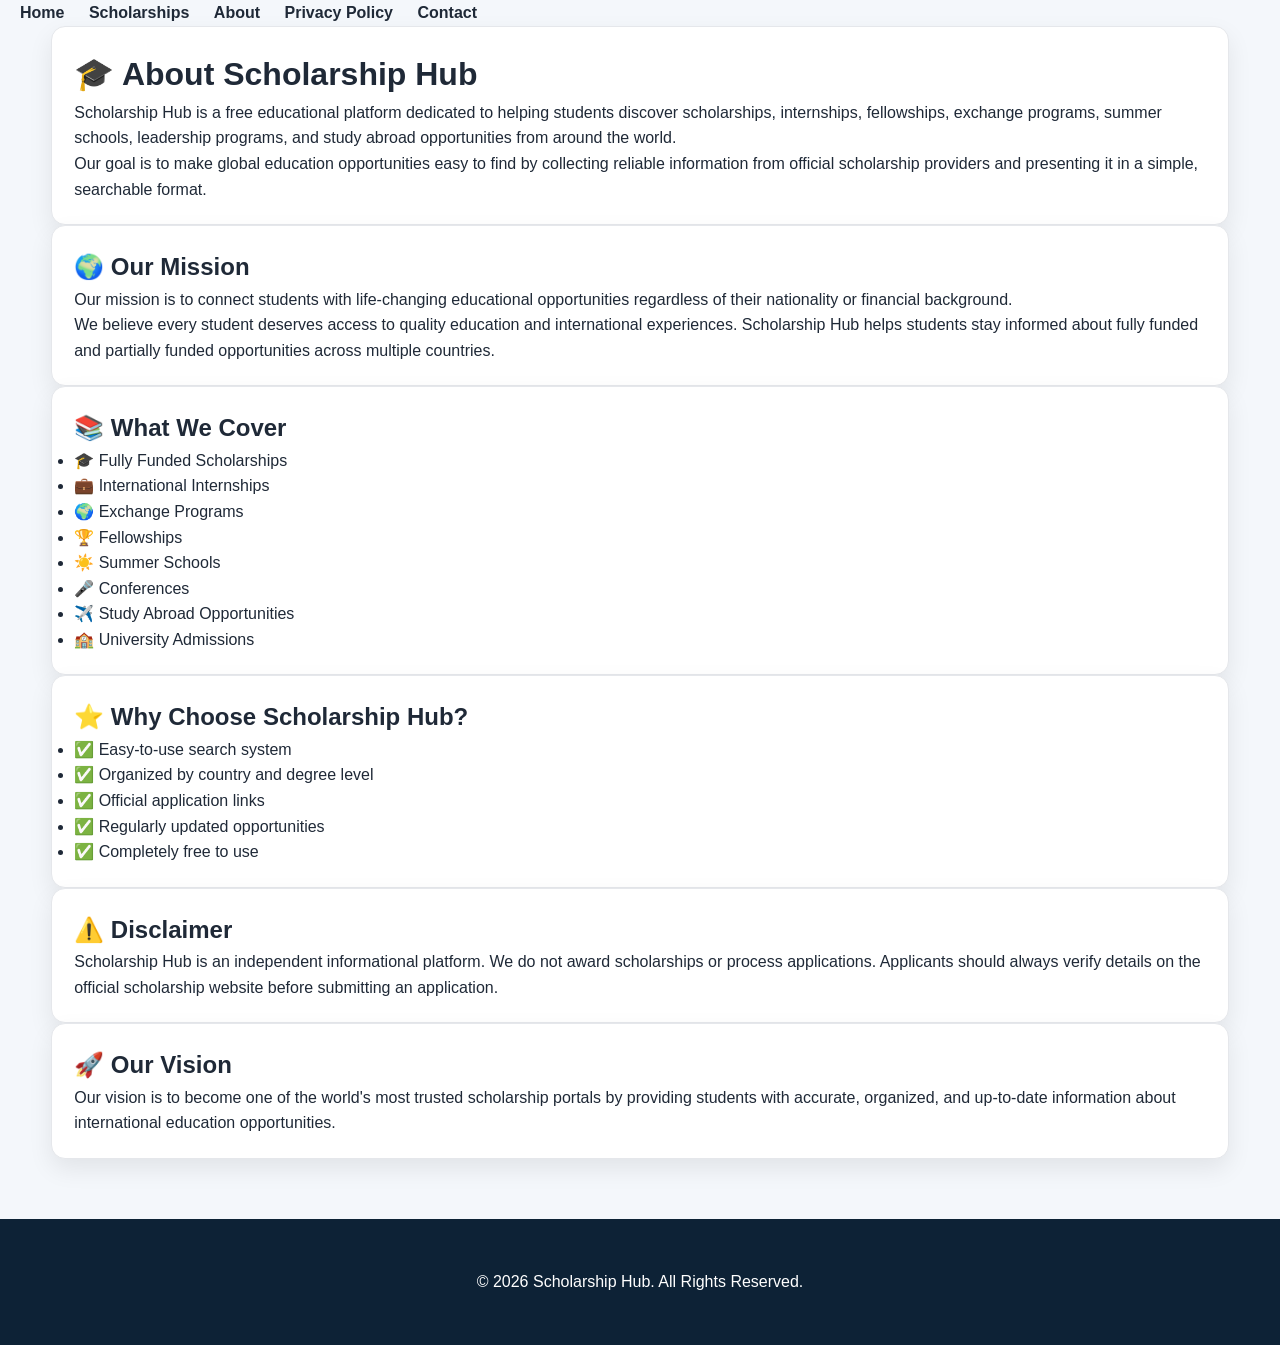
<file: about.html>
<!DOCTYPE html>
<html lang="en">

<head>

<meta charset="UTF-8">
<meta name="viewport" content="width=device-width, initial-scale=1.0">

<title>About Scholarship Hub</title>

<meta name="description" content="Learn about Scholarship Hub and our mission to help students discover scholarships, internships, fellowships, exchange programs and study abroad opportunities worldwide.">

<link rel="stylesheet" href="style.css">

</head>

<body>

<nav>

<a href="index.html">Home</a>
<a href="scholarships.html">Scholarships</a>
<a href="about.html">About</a>
<a href="privacy.html">Privacy Policy</a>
<a href="contact.html">Contact</a>

</nav>

<div class="container">

<div class="card">

<h1>🎓 About Scholarship Hub</h1>

<p>

Scholarship Hub is a free educational platform dedicated to helping students discover scholarships, internships, fellowships, exchange programs, summer schools, leadership programs, and study abroad opportunities from around the world.

</p>

<p>

Our goal is to make global education opportunities easy to find by collecting reliable information from official scholarship providers and presenting it in a simple, searchable format.

</p>

</div>

<div class="card">

<h2>🌍 Our Mission</h2>

<p>

Our mission is to connect students with life-changing educational opportunities regardless of their nationality or financial background.

</p>

<p>

We believe every student deserves access to quality education and international experiences. Scholarship Hub helps students stay informed about fully funded and partially funded opportunities across multiple countries.

</p>

</div>

<div class="card">

<h2>📚 What We Cover</h2>

<ul>

<li>🎓 Fully Funded Scholarships</li>

<li>💼 International Internships</li>

<li>🌍 Exchange Programs</li>

<li>🏆 Fellowships</li>

<li>☀️ Summer Schools</li>

<li>🎤 Conferences</li>

<li>✈️ Study Abroad Opportunities</li>

<li>🏫 University Admissions</li>

</ul>

</div>

<div class="card">

<h2>⭐ Why Choose Scholarship Hub?</h2>

<ul>

<li>✅ Easy-to-use search system</li>

<li>✅ Organized by country and degree level</li>

<li>✅ Official application links</li>

<li>✅ Regularly updated opportunities</li>

<li>✅ Completely free to use</li>

</ul>

</div>

<div class="card">

<h2>⚠️ Disclaimer</h2>

<p>

Scholarship Hub is an independent informational platform. We do not award scholarships or process applications. Applicants should always verify details on the official scholarship website before submitting an application.

</p>

</div>

<div class="card">

<h2>🚀 Our Vision</h2>

<p>

Our vision is to become one of the world's most trusted scholarship portals by providing students with accurate, organized, and up-to-date information about international education opportunities.

</p>

</div>

</div>

<footer>

<p>© 2026 Scholarship Hub. All Rights Reserved.</p>

</footer>

</body>

</html>
</file>
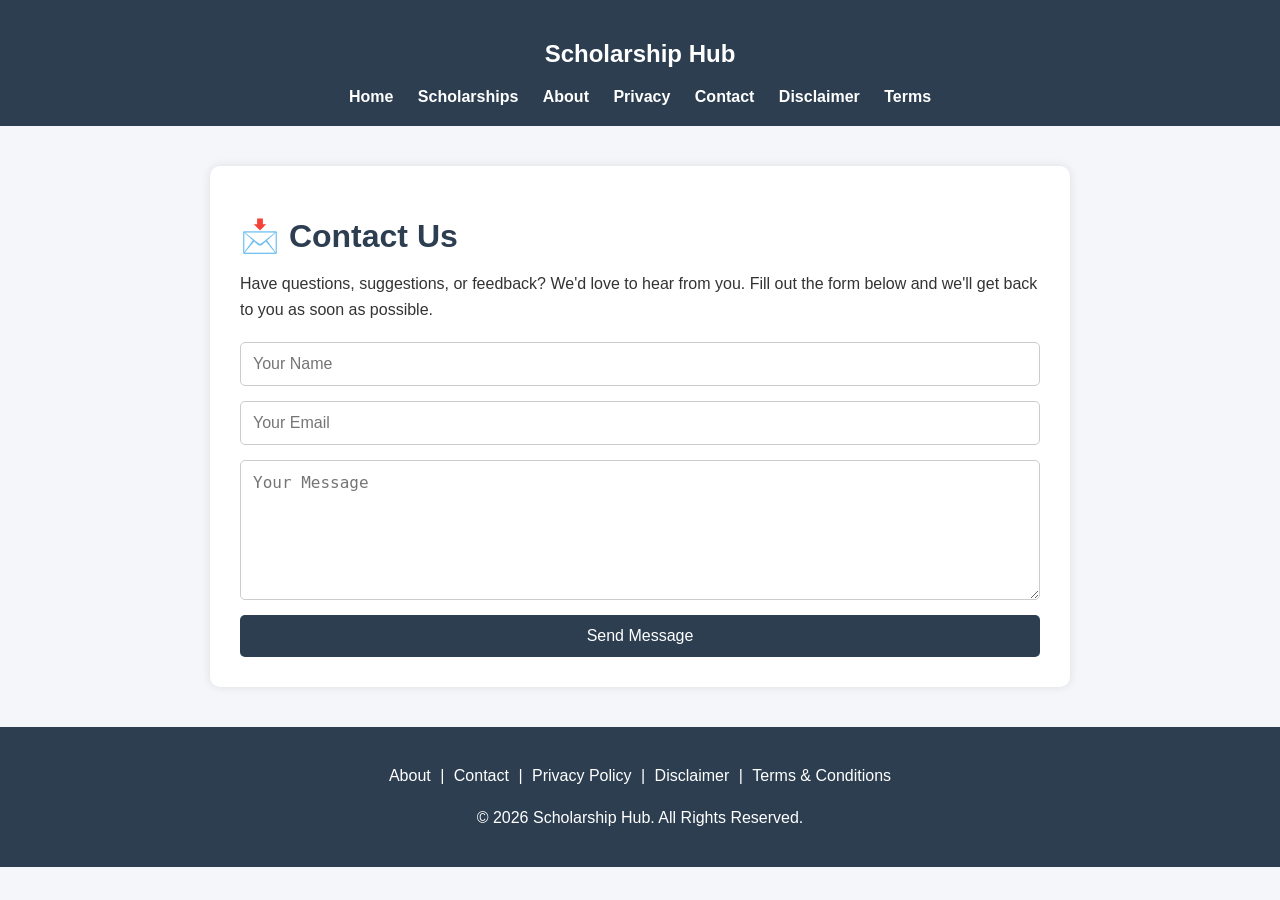
<file: contact.html>
<!DOCTYPE html>
<html lang="en">
<head>
<meta charset="UTF-8">
<title>Contact | Scholarship Hub</title>
<meta name="viewport" content="width=device-width, initial-scale=1.0">

<style>
body{
font-family:Arial,sans-serif;
margin:0;
background:#f4f6f9;
color:#333;
}

header{
background:#2c3e50;
color:white;
padding:20px;
text-align:center;
}

nav a{
color:white;
margin:0 10px;
text-decoration:none;
font-weight:bold;
}

.container{
max-width:800px;
margin:40px auto;
background:white;
padding:30px;
border-radius:10px;
box-shadow:0 0 10px rgba(0,0,0,.1);
}

h1{
color:#2c3e50;
margin-bottom:10px;
}

p{
line-height:1.6;
}

form{
margin-top:20px;
display:flex;
flex-direction:column;
}

input,
textarea{
margin-bottom:15px;
padding:12px;
border:1px solid #ccc;
border-radius:5px;
font-size:16px;
}

button{
padding:12px;
background:#2c3e50;
color:white;
border:none;
border-radius:5px;
font-size:16px;
cursor:pointer;
}

button:hover{
background:#1a242f;
}

footer{
background:#2c3e50;
color:white;
text-align:center;
padding:20px;
margin-top:40px;
}

footer a{
color:white;
text-decoration:none;
margin:0 5px;
}
</style>

</head>

<body>

<header>

<h2>Scholarship Hub</h2>

<nav>
<a href="index.html">Home</a>
<a href="scholarships.html">Scholarships</a>
<a href="about.html">About</a>
<a href="privacy.html">Privacy</a>
<a href="contact.html">Contact</a>
<a href="disclaimer.html">Disclaimer</a>
<a href="terms.html">Terms</a>
</nav>

</header>

<div class="container">

<h1>📩 Contact Us</h1>

<p>
Have questions, suggestions, or feedback? We'd love to hear from you. Fill out the form below and we'll get back to you as soon as possible.
</p>

<form action="https://formspree.io/f/xaqgojwb" method="POST">

<input
type="text"
name="name"
placeholder="Your Name"
required>

<input
type="email"
name="email"
placeholder="Your Email"
required>

<textarea
name="message"
rows="6"
placeholder="Your Message"
required></textarea>

<button type="submit">
Send Message
</button>

</form>

</div>

<footer>

<p>
<a href="about.html">About</a> |
<a href="contact.html">Contact</a> |
<a href="privacy.html">Privacy Policy</a> |
<a href="disclaimer.html">Disclaimer</a> |
<a href="terms.html">Terms & Conditions</a>
</p>

<p>© 2026 Scholarship Hub. All Rights Reserved.</p>

</footer>

</body>
</html>
</file>
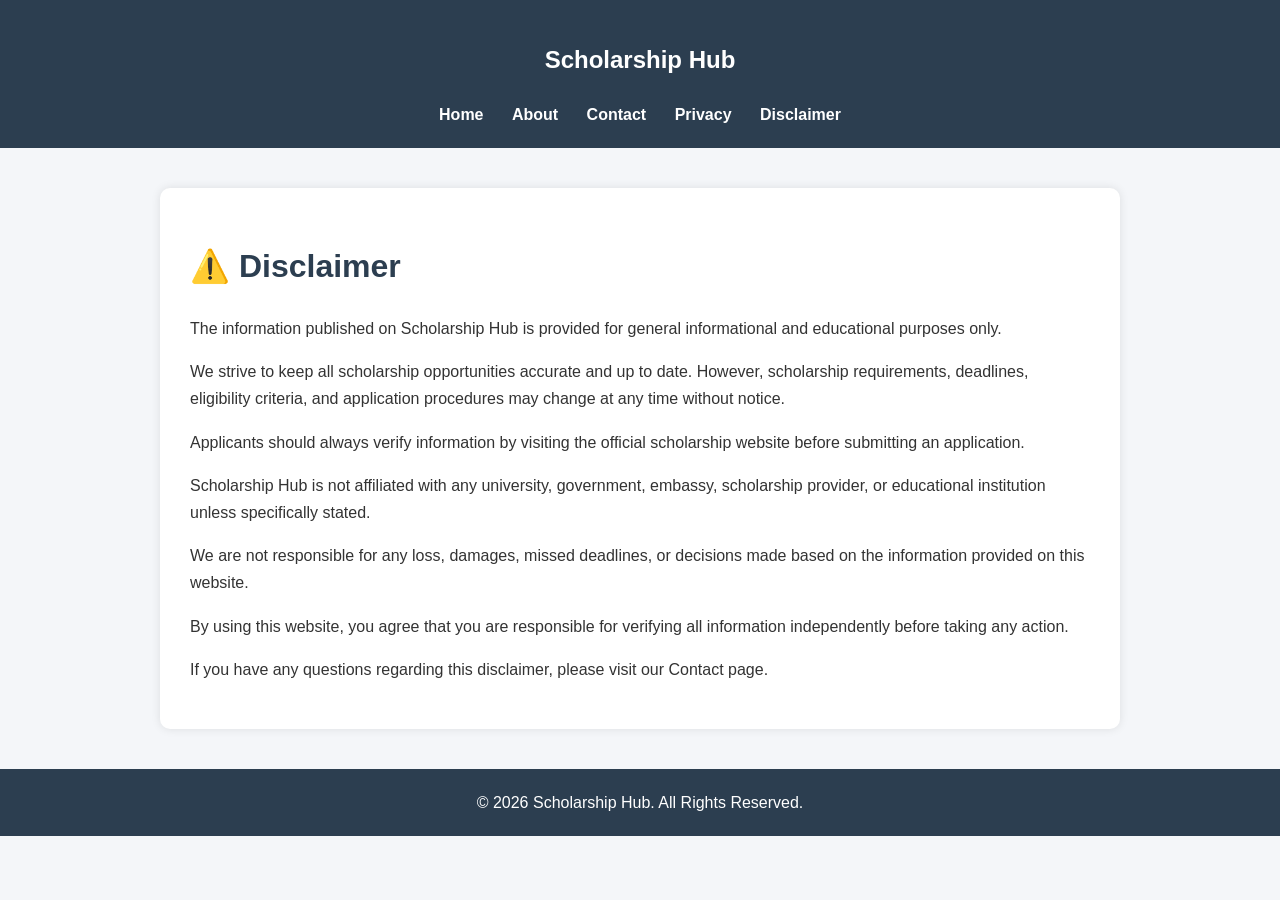
<file: disclaimer.html>
<!DOCTYPE html>
<html lang="en">
<head>
<meta charset="UTF-8">
<meta name="viewport" content="width=device-width, initial-scale=1.0">
<title>Disclaimer | Scholarship Hub</title>

<style>
body{
font-family:Arial,sans-serif;
margin:0;
background:#f4f6f9;
color:#333;
line-height:1.7;
}

header{
background:#2c3e50;
color:white;
padding:20px;
text-align:center;
}

nav a{
color:white;
margin:0 12px;
text-decoration:none;
font-weight:bold;
}

.container{
max-width:900px;
margin:40px auto;
background:white;
padding:30px;
border-radius:10px;
box-shadow:0 0 10px rgba(0,0,0,.1);
}

h1{
color:#2c3e50;
}

footer{
background:#2c3e50;
color:white;
text-align:center;
padding:20px;
margin-top:40px;
}
</style>
</head>

<body>

<header>
<h2>Scholarship Hub</h2>

<nav>
<a href="index.html">Home</a>
<a href="about.html">About</a>
<a href="contact.html">Contact</a>
<a href="privacy.html">Privacy</a>
<a href="disclaimer.html">Disclaimer</a>
</nav>

</header>

<div class="container">

<h1>⚠️ Disclaimer</h1>

<p>
The information published on Scholarship Hub is provided for general informational and educational purposes only.
</p>

<p>
We strive to keep all scholarship opportunities accurate and up to date. However, scholarship requirements, deadlines, eligibility criteria, and application procedures may change at any time without notice.
</p>

<p>
Applicants should always verify information by visiting the official scholarship website before submitting an application.
</p>

<p>
Scholarship Hub is not affiliated with any university, government, embassy, scholarship provider, or educational institution unless specifically stated.
</p>

<p>
We are not responsible for any loss, damages, missed deadlines, or decisions made based on the information provided on this website.
</p>

<p>
By using this website, you agree that you are responsible for verifying all information independently before taking any action.
</p>

<p>
If you have any questions regarding this disclaimer, please visit our Contact page.
</p>

</div>

<footer>

&copy; 2026 Scholarship Hub. All Rights Reserved.

</footer>

</body>
</html>
</file>
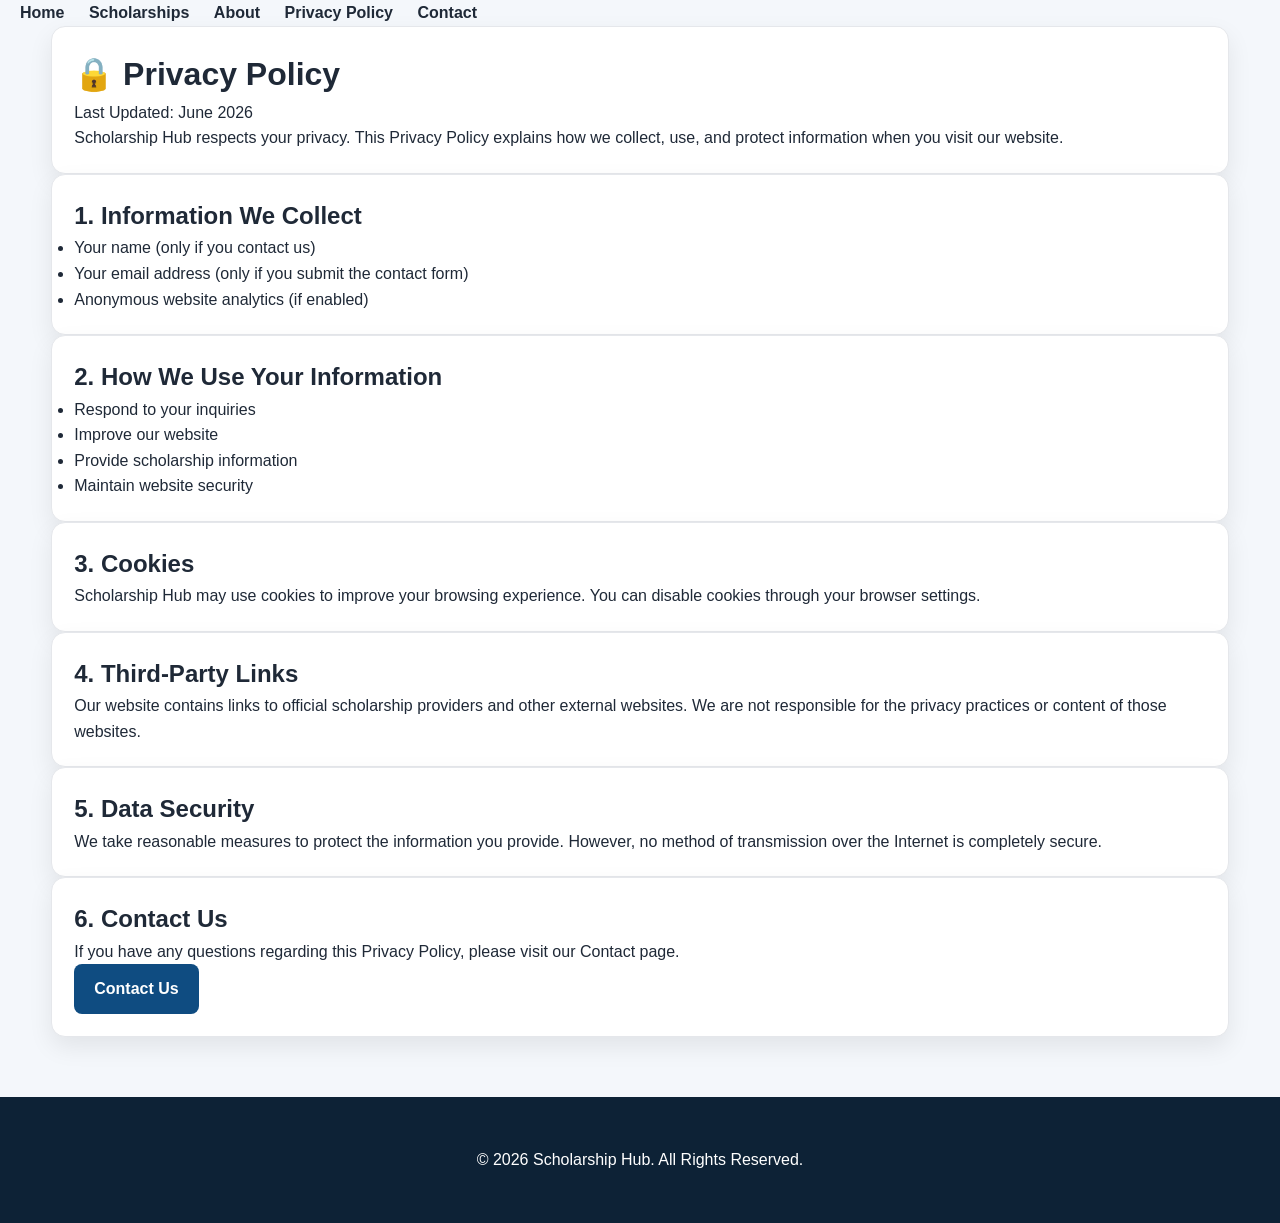
<file: privacy.html>
<!DOCTYPE html>
<html lang="en">

<head>

<meta charset="UTF-8">
<meta name="viewport" content="width=device-width, initial-scale=1.0">

<title>Privacy Policy | Scholarship Hub</title>

<meta name="description" content="Read the Privacy Policy of Scholarship Hub to understand how we collect and protect your information.">

<link rel="stylesheet" href="style.css">

</head>

<body>

<nav>

<a href="index.html">Home</a>
<a href="scholarships.html">Scholarships</a>
<a href="about.html">About</a>
<a href="privacy.html">Privacy Policy</a>
<a href="contact.html">Contact</a>

</nav>

<div class="container">

<div class="card">

<h1>🔒 Privacy Policy</h1>

<p>

Last Updated: June 2026

</p>

<p>

Scholarship Hub respects your privacy. This Privacy Policy explains how we collect, use, and protect information when you visit our website.

</p>

</div>

<div class="card">

<h2>1. Information We Collect</h2>

<ul>

<li>Your name (only if you contact us)</li>

<li>Your email address (only if you submit the contact form)</li>

<li>Anonymous website analytics (if enabled)</li>

</ul>

</div>

<div class="card">

<h2>2. How We Use Your Information</h2>

<ul>

<li>Respond to your inquiries</li>

<li>Improve our website</li>

<li>Provide scholarship information</li>

<li>Maintain website security</li>

</ul>

</div>

<div class="card">

<h2>3. Cookies</h2>

<p>

Scholarship Hub may use cookies to improve your browsing experience. You can disable cookies through your browser settings.

</p>

</div>

<div class="card">

<h2>4. Third-Party Links</h2>

<p>

Our website contains links to official scholarship providers and other external websites. We are not responsible for the privacy practices or content of those websites.

</p>

</div>

<div class="card">

<h2>5. Data Security</h2>

<p>

We take reasonable measures to protect the information you provide. However, no method of transmission over the Internet is completely secure.

</p>

</div>

<div class="card">

<h2>6. Contact Us</h2>

<p>

If you have any questions regarding this Privacy Policy, please visit our Contact page.

</p>

<a class="btn" href="contact.html">Contact Us</a>

</div>

</div>

<footer>

<p>

© 2026 Scholarship Hub. All Rights Reserved.

</p>

</footer>

</body>

</html>
</file>
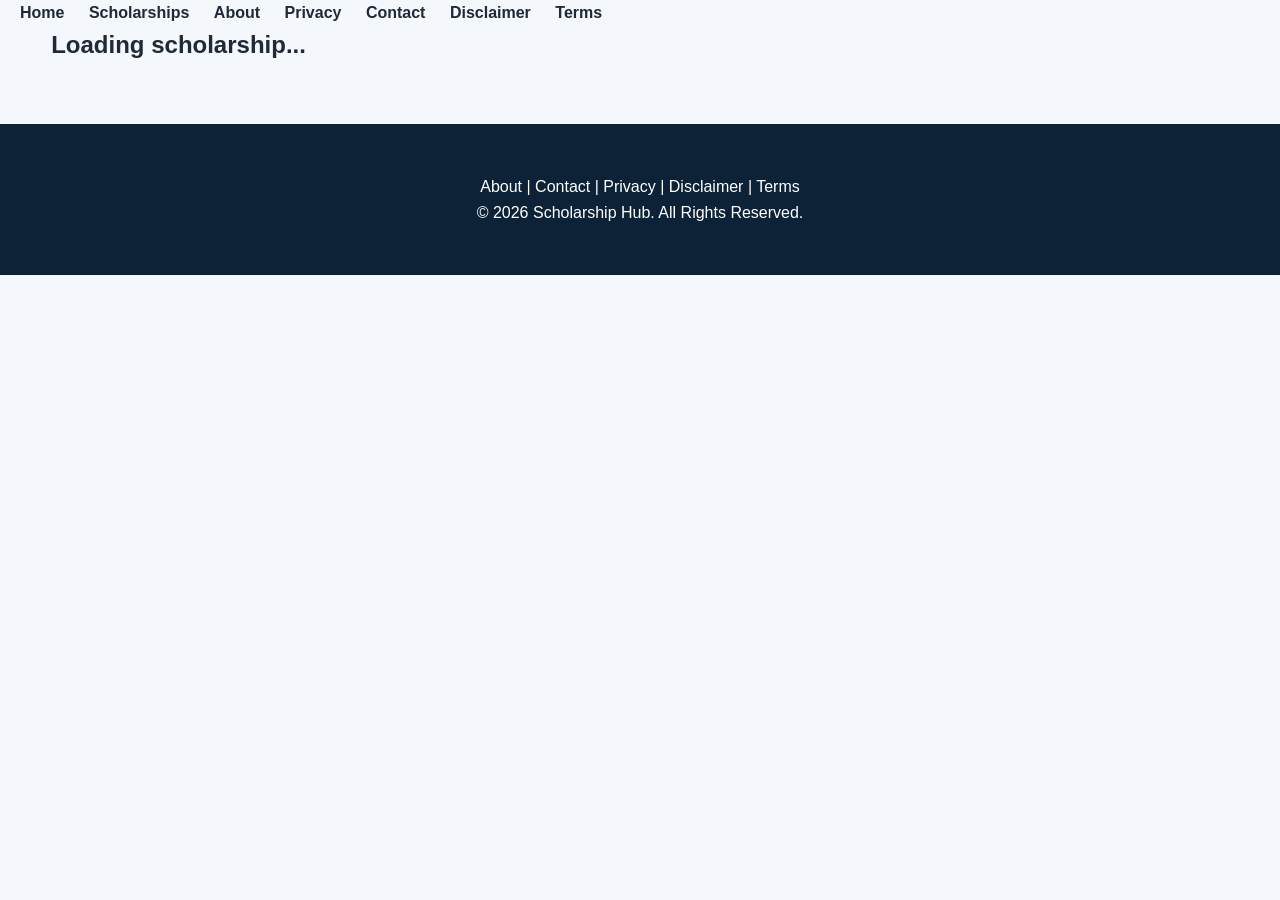
<file: scholarship-details.html>
<!DOCTYPE html>
<html lang="en"><head>
<meta charset="UTF-8">
<meta name="viewport" content="width=device-width,initial-scale=1">
<title>Scholarship Details | Scholarship Hub</title>
<meta name="description" content="Scholarship details, benefits, eligibility and application guide.">
<link rel="stylesheet" href="style.css">
<style>
.badge{display:inline-block;background:#2c7;padding:6px 10px;border-radius:20px;color:#fff;margin-bottom:10px}
.info{background:#f7f7f7;padding:15px;border-radius:8px;margin:15px 0}
.section{margin:25px 0}.btn-row a{margin-right:10px}
ul,ol{line-height:1.8}
</style></head><body>
<nav>
<a href="index.html">Home</a>
<a href="scholarships.html">Scholarships</a>
<a href="about.html">About</a>
<a href="privacy.html">Privacy</a>
<a href="contact.html">Contact</a>
<a href="disclaimer.html">Disclaimer</a>
<a href="terms.html">Terms</a>
</nav>
<div class="container"><div id="content"><h2>Loading scholarship...</h2></div></div>
<script>
const id=new URLSearchParams(location.search).get("id");
fetch("scholarships.json").then(r=>r.json()).then(data=>{
const s=data.find(x=>String(x.id)===String(id));
const c=document.getElementById("content");
if(!s){c.innerHTML="<h2>Scholarship not found.</h2><p><a class='btn' href='scholarships.html'>Back</a></p>";return;}
const tags=(s.tags||[]).map(t=>`<span class="badge">${t}</span>`).join(" ");
c.innerHTML=`
${s.featured?'<div class="badge">⭐ Featured Scholarship</div>':''}
<h1>${s.title}</h1>
<div class="info">
<p><strong>Country:</strong> ${s.country}</p>
<p><strong>University:</strong> ${s.university}</p>
<p><strong>Degree:</strong> ${s.degree}</p>
<p><strong>Funding:</strong> ${s.funding}</p>
<p><strong>Status:</strong> ${s.status}</p>
<p><strong>Deadline:</strong> ${s.deadline}</p>
<p><strong>Category:</strong> ${s.category}</p>
</div>
<div class="section"><h2>Description</h2><p>${s.description}</p></div>
<div class="section"><h2>Overview</h2><p>${s.overview||''}</p></div>
<div class="section"><h2>Benefits</h2><ul>${(s.benefits||[]).map(i=>`<li>${i}</li>`).join("")}</ul></div>
<div class="section"><h2>Eligibility</h2><ul>${(s.eligibility||[]).map(i=>`<li>${i}</li>`).join("")}</ul></div>
<div class="section"><h2>Required Documents</h2><ul>${(s.documents||[]).map(i=>`<li>${i}</li>`).join("")}</ul></div>
<div class="section"><h2>Application Process</h2><ol>${(s.application_process||[]).map(i=>`<li>${i}</li>`).join("")}</ol></div>
<div class="section"><h2>Tags</h2>${tags}</div>
<div class="btn-row">
<a class="btn" href="${s.official_link}" target="_blank">Apply Now</a>
<a class="btn" href="scholarships.html">Back to Scholarships</a>
<a class="btn" href="index.html">Home</a>
</div>`;});
</script>
<footer><p><a href="about.html">About</a> | <a href="contact.html">Contact</a> | <a href="privacy.html">Privacy</a> | <a href="disclaimer.html">Disclaimer</a> | <a href="terms.html">Terms</a></p><p>© 2026 Scholarship Hub. All Rights Reserved.</p></footer>
</body></html>
</file>
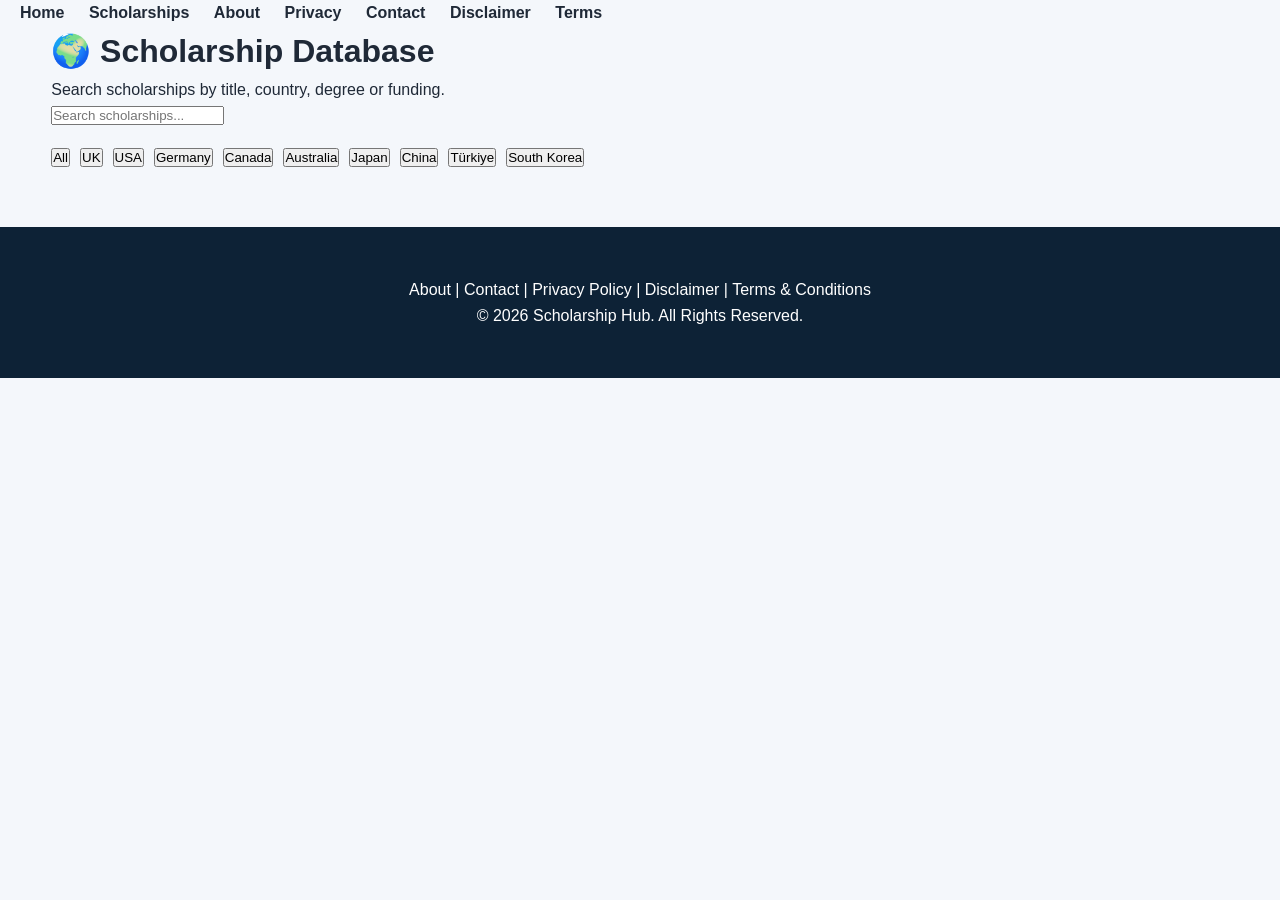
<file: scholarships.html>
<!DOCTYPE html>
<html lang="en">
<head>
<meta charset="UTF-8">
<meta name="viewport" content="width=device-width,initial-scale=1">
<title>Scholarships | Scholarship Hub</title>
<meta name="description" content="Browse fully funded scholarships worldwide.">
<link rel="stylesheet" href="style.css">
</head>

<body>

<nav>
<a href="index.html">Home</a>
<a href="scholarships.html">Scholarships</a>
<a href="about.html">About</a>
<a href="privacy.html">Privacy</a>
<a href="contact.html">Contact</a>
<a href="disclaimer.html">Disclaimer</a>
<a href="terms.html">Terms</a>
</nav>

<div class="container">

<h1>🌍 Scholarship Database</h1>

<p>Search scholarships by title, country, degree or funding.</p>

<input id="search" type="text" placeholder="Search scholarships...">

<div style="margin:20px 0;display:flex;flex-wrap:wrap;gap:10px;">

<button onclick="filterCountry('all')">All</button>
<button onclick="filterCountry('United Kingdom')">UK</button>
<button onclick="filterCountry('USA')">USA</button>
<button onclick="filterCountry('Germany')">Germany</button>
<button onclick="filterCountry('Canada')">Canada</button>
<button onclick="filterCountry('Australia')">Australia</button>
<button onclick="filterCountry('Japan')">Japan</button>
<button onclick="filterCountry('China')">China</button>
<button onclick="filterCountry('Türkiye')">Türkiye</button>
<button onclick="filterCountry('South Korea')">South Korea</button>

</div>

<div id="results">
Loading...
</div>

</div>

<footer>

<p>
<a href="about.html">About</a> |
<a href="contact.html">Contact</a> |
<a href="privacy.html">Privacy Policy</a> |
<a href="disclaimer.html">Disclaimer</a> |
<a href="terms.html">Terms & Conditions</a>
</p>

<p>© 2026 Scholarship Hub. All Rights Reserved.</p>

</footer>

<script>

let all=[];

fetch("scholarships.json")
.then(response=>response.json())
.then(data=>{
all=data;
show(data);
});

function show(data){

const box=document.getElementById("results");

box.innerHTML="";

if(data.length===0){

box.innerHTML="<div class='card'><h3>No scholarships found.</h3></div>";

return;

}

data.forEach(s=>{

box.innerHTML+=`

<div class="card">

<h2>${s.title}</h2>

<p><strong>Country:</strong> ${s.country}</p>

<p><strong>University:</strong> ${s.university}</p>

<p><strong>Degree:</strong> ${s.degree}</p>

<p><strong>Funding:</strong> ${s.funding}</p>

<p><strong>Status:</strong> ${s.status}</p>

<p><strong>Deadline:</strong>
<span class="deadline">${s.deadline}</span>
</p>

<p>${s.description}</p>

<a class="btn"
href="${s.official_link}"
target="_blank">
Apply Now
</a>

</div>

`;

});

}

document.getElementById("search").addEventListener("input",function(){

const q=this.value.toLowerCase();

show(

all.filter(s=>

s.title.toLowerCase().includes(q) ||

s.country.toLowerCase().includes(q) ||

s.degree.toLowerCase().includes(q) ||

s.funding.toLowerCase().includes(q)

)

);

});

function filterCountry(country){

if(country==="all"){

show(all);

return;

}

show(

all.filter(s=>s.country.toLowerCase()===country.toLowerCase())

);

}

</script>

</body>
</html>
</file>
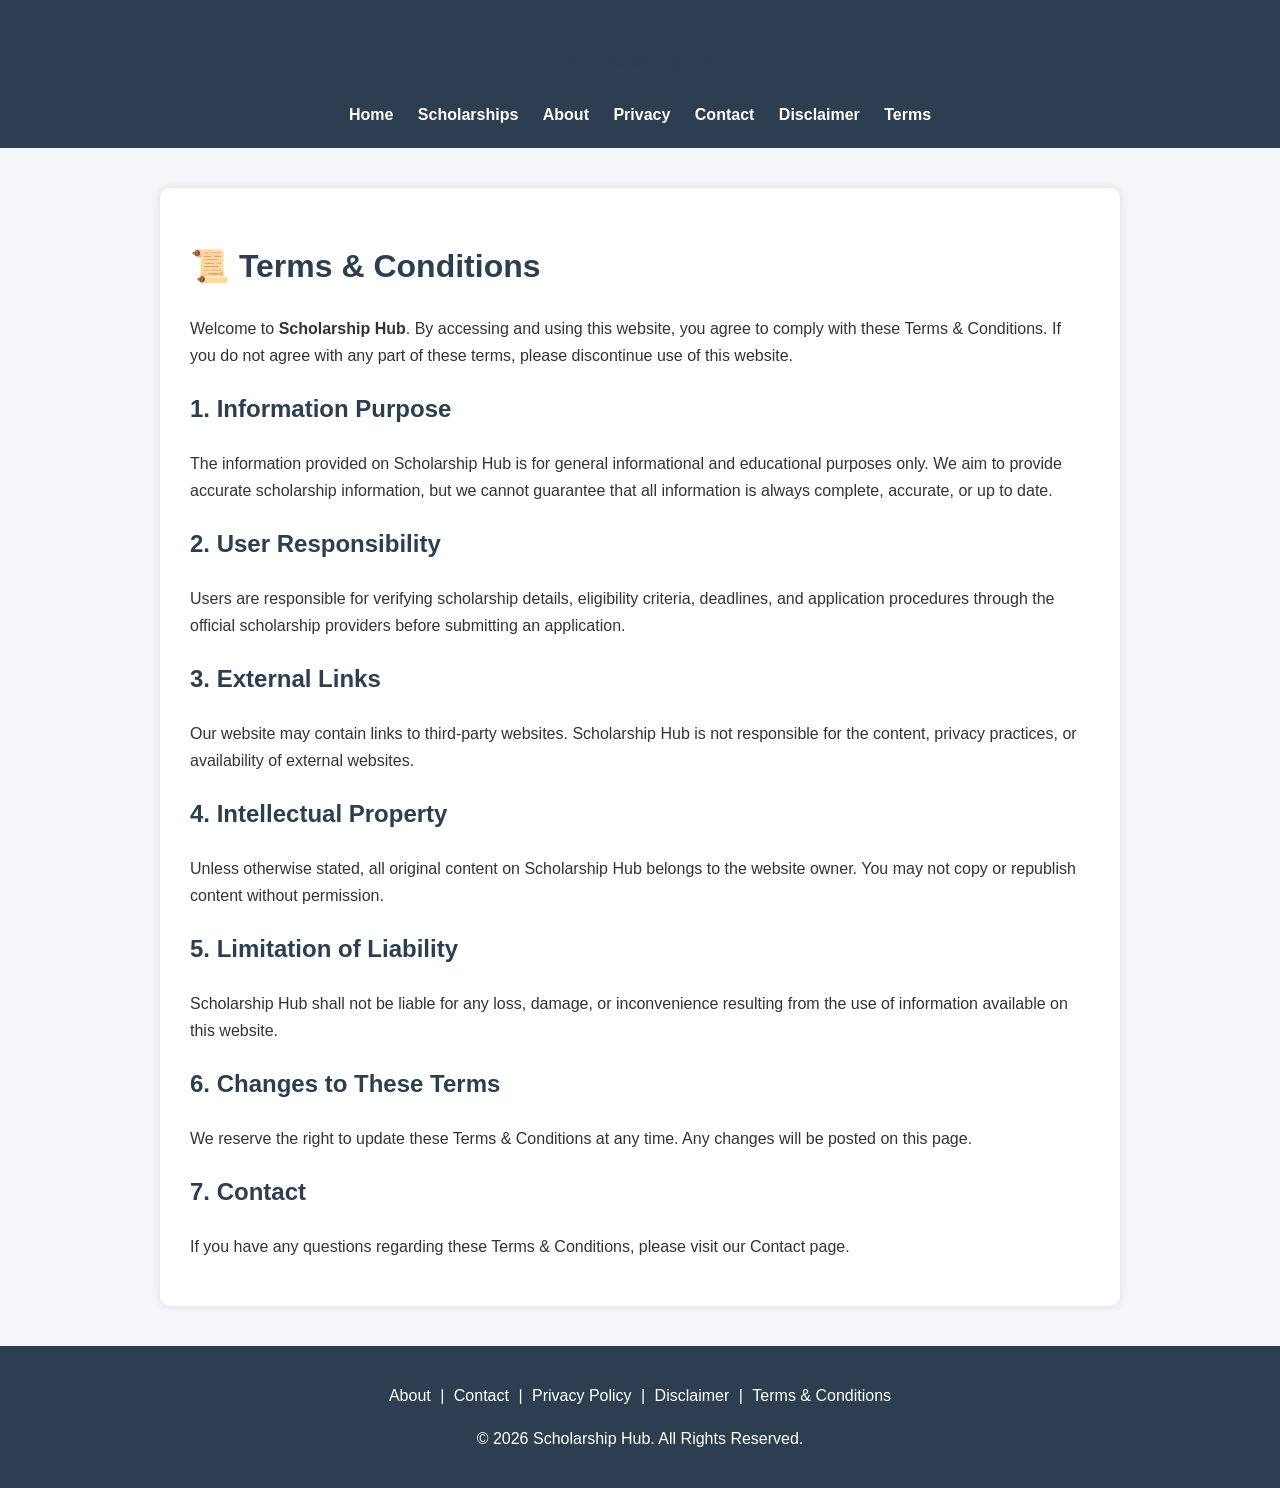
<file: terms.html>
<!DOCTYPE html>
<html lang="en">
<head>
<meta charset="UTF-8">
<meta name="viewport" content="width=device-width, initial-scale=1.0">
<title>Terms & Conditions | Scholarship Hub</title>

<style>
body{
    font-family:Arial,sans-serif;
    margin:0;
    background:#f4f6f9;
    color:#333;
    line-height:1.7;
}

header{
    background:#2c3e50;
    color:#fff;
    padding:20px;
    text-align:center;
}

nav a{
    color:#fff;
    text-decoration:none;
    margin:0 10px;
    font-weight:bold;
}

.container{
    max-width:900px;
    margin:40px auto;
    background:#fff;
    padding:30px;
    border-radius:10px;
    box-shadow:0 0 10px rgba(0,0,0,.1);
}

h1,h2{
    color:#2c3e50;
}

footer{
    background:#2c3e50;
    color:#fff;
    text-align:center;
    padding:20px;
    margin-top:40px;
}

footer a{
    color:#fff;
    text-decoration:none;
    margin:0 5px;
}
</style>

</head>
<body>

<header>

<h2>Scholarship Hub</h2>

<nav>
<a href="index.html">Home</a>
<a href="scholarships.html">Scholarships</a>
<a href="about.html">About</a>
<a href="privacy.html">Privacy</a>
<a href="contact.html">Contact</a>
<a href="disclaimer.html">Disclaimer</a>
<a href="terms.html">Terms</a>
</nav>

</header>

<div class="container">

<h1>📜 Terms & Conditions</h1>

<p>
Welcome to <strong>Scholarship Hub</strong>. By accessing and using this website, you agree to comply with these Terms & Conditions. If you do not agree with any part of these terms, please discontinue use of this website.
</p>

<h2>1. Information Purpose</h2>

<p>
The information provided on Scholarship Hub is for general informational and educational purposes only. We aim to provide accurate scholarship information, but we cannot guarantee that all information is always complete, accurate, or up to date.
</p>

<h2>2. User Responsibility</h2>

<p>
Users are responsible for verifying scholarship details, eligibility criteria, deadlines, and application procedures through the official scholarship providers before submitting an application.
</p>

<h2>3. External Links</h2>

<p>
Our website may contain links to third-party websites. Scholarship Hub is not responsible for the content, privacy practices, or availability of external websites.
</p>

<h2>4. Intellectual Property</h2>

<p>
Unless otherwise stated, all original content on Scholarship Hub belongs to the website owner. You may not copy or republish content without permission.
</p>

<h2>5. Limitation of Liability</h2>

<p>
Scholarship Hub shall not be liable for any loss, damage, or inconvenience resulting from the use of information available on this website.
</p>

<h2>6. Changes to These Terms</h2>

<p>
We reserve the right to update these Terms & Conditions at any time. Any changes will be posted on this page.
</p>

<h2>7. Contact</h2>

<p>
If you have any questions regarding these Terms & Conditions, please visit our Contact page.
</p>

</div>

<footer>

<p>
<a href="about.html">About</a> |
<a href="contact.html">Contact</a> |
<a href="privacy.html">Privacy Policy</a> |
<a href="disclaimer.html">Disclaimer</a> |
<a href="terms.html">Terms & Conditions</a>
</p>

<p>© 2026 Scholarship Hub. All Rights Reserved.</p>

</footer>

</body>
</html>
</file>
<file: style.css>
/* ==================================================
   Global Scholarship Hub v3.0
   Professional Foundation Stylesheet
   ================================================== */

:root{
  --primary:#0f4c81;
  --secondary:#1fbf75;
  --accent:#ffb703;
  --bg:#f4f7fb;
  --surface:#ffffff;
  --text:#1f2937;
  --muted:#6b7280;
  --border:#e5e7eb;
  --radius:14px;
  --shadow:0 10px 25px rgba(0,0,0,.08);
  --transition:.3s ease;
}

*{margin:0;padding:0;box-sizing:border-box}
html{scroll-behavior:smooth}
body{
 font-family:Arial,Helvetica,sans-serif;
 background:var(--bg);
 color:var(--text);
 line-height:1.6;
}

.container{width:min(1200px,92%);margin:auto}

header{
 position:sticky;top:0;z-index:1000;
 background:#fff;
 box-shadow:0 2px 10px rgba(0,0,0,.08);
}

.topbar{
 display:flex;
 justify-content:space-between;
 align-items:center;
 padding:16px 0;
}

nav a{
 text-decoration:none;
 color:var(--text);
 margin-left:20px;
 font-weight:700;
 transition:var(--transition);
}

nav a:hover{color:var(--primary)}

.hero{
 padding:90px 0;
 background:linear-gradient(135deg,#0f4c81,#1565c0);
 color:#fff;
 text-align:center;
}

.hero h1,.hero h2{
 font-size:3rem;
 color:#fff;
 margin-bottom:15px;
}

.hero p{
 max-width:700px;
 margin:auto;
 opacity:.95;
 font-size:1.15rem;
}

.search-box{
 margin:35px auto 0;
 display:flex;
 max-width:700px;
 background:#fff;
 border-radius:50px;
 overflow:hidden;
 box-shadow:var(--shadow);
}

.search-box input{
 flex:1;
 border:none;
 padding:18px;
 font-size:1rem;
 outline:none;
}

.search-box button{
 border:none;
 background:var(--secondary);
 color:#fff;
 padding:18px 30px;
 cursor:pointer;
 font-weight:bold;
 transition:var(--transition);
}

.search-box button:hover{background:#16a567}

section{padding:70px 0}

.grid{
 display:grid;
 grid-template-columns:repeat(auto-fit,minmax(220px,1fr));
 gap:24px;
}

.card{
 background:var(--surface);
 border-radius:var(--radius);
 padding:22px;
 box-shadow:var(--shadow);
 transition:var(--transition);
 border:1px solid var(--border);
}

.card:hover{
 transform:translateY(-6px);
}

.card h3{margin-bottom:10px}

.badge{
 display:inline-block;
 background:var(--secondary);
 color:#fff;
 padding:5px 12px;
 border-radius:999px;
 font-size:.8rem;
 margin-bottom:10px;
}

.btn{
 display:inline-block;
 text-decoration:none;
 background:var(--primary);
 color:#fff;
 padding:12px 20px;
 border-radius:8px;
 font-weight:bold;
 transition:var(--transition);
}

.btn:hover{
 background:#0b3c65;
}

footer{
 background:#0d2236;
 color:#fff;
 text-align:center;
 padding:50px 20px;
 margin-top:60px;
}

footer a{
 color:#fff;
 text-decoration:none;
}

.newsletter{
 background:#fff;
 padding:35px;
 border-radius:var(--radius);
 box-shadow:var(--shadow);
}

.newsletter input{
 width:100%;
 padding:15px;
 border:1px solid var(--border);
 border-radius:8px;
 margin-bottom:15px;
}

.newsletter button{
 width:100%;
 padding:15px;
 border:none;
 background:var(--secondary);
 color:#fff;
 border-radius:8px;
 font-weight:bold;
 cursor:pointer;
}

details{
 background:#fff;
 padding:16px;
 border-radius:10px;
 margin-bottom:15px;
 box-shadow:var(--shadow);
}

@media(max-width:768px){

.topbar{
 flex-direction:column;
 gap:15px;
}

nav{
 display:flex;
 flex-wrap:wrap;
 justify-content:center;
}

nav a{
 margin:8px;
}

.hero h1,.hero h2{
 font-size:2rem;
}

.search-box{
 flex-direction:column;
 border-radius:16px;
}

.search-box button{
 width:100%;
}

section{
 padding:50px 0;
}

}
</file>
